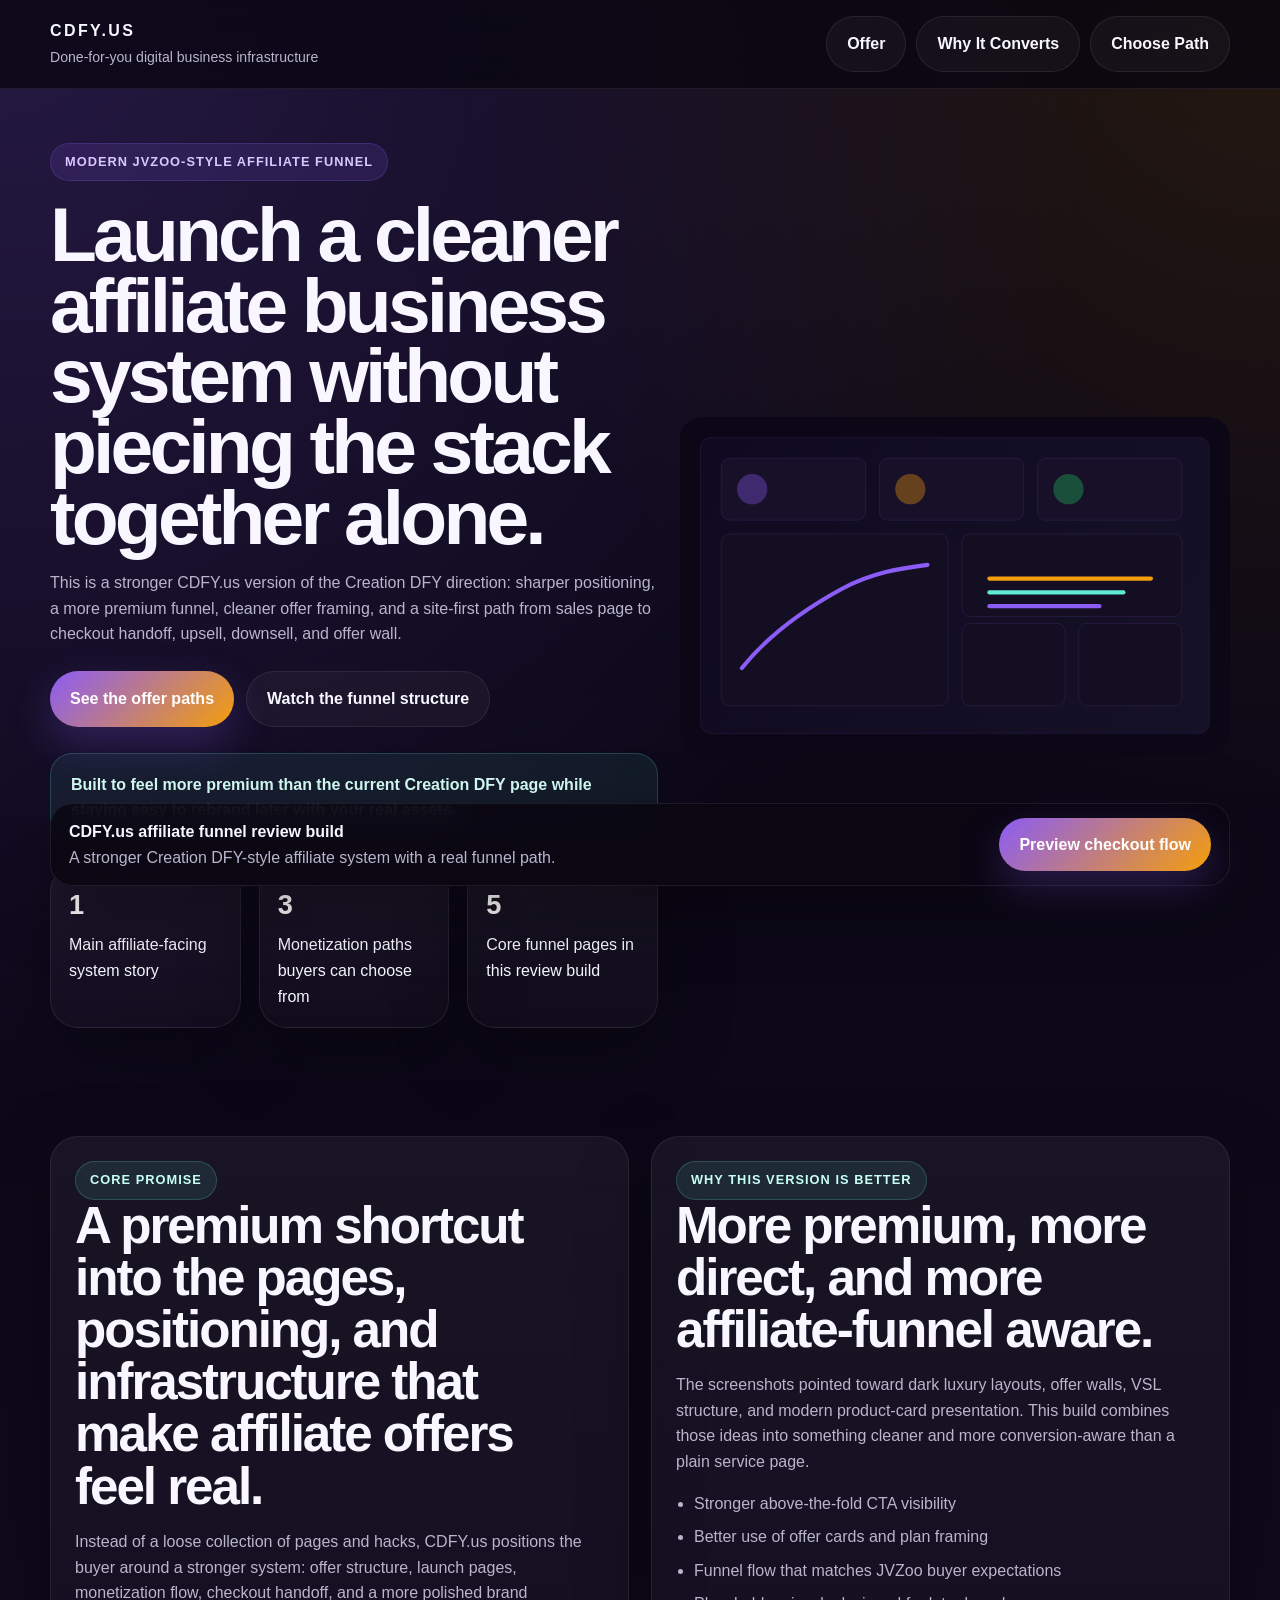
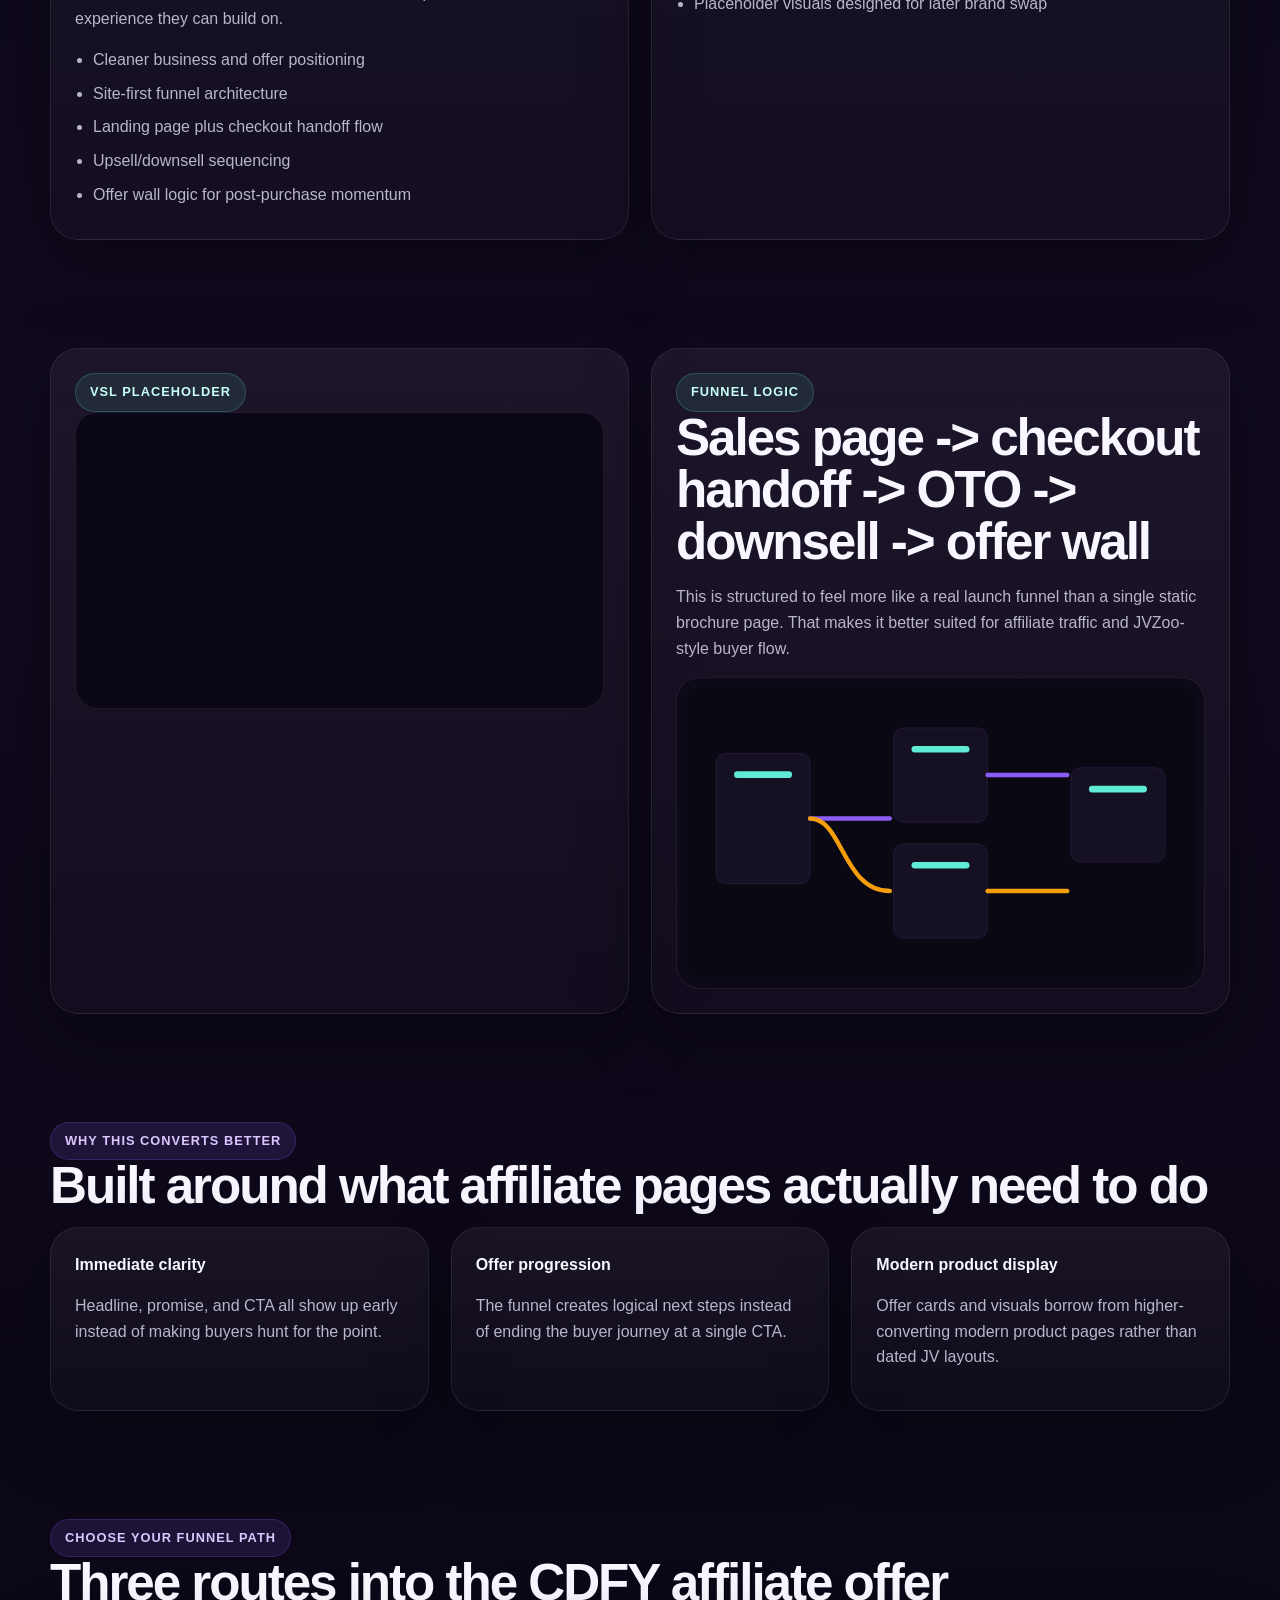
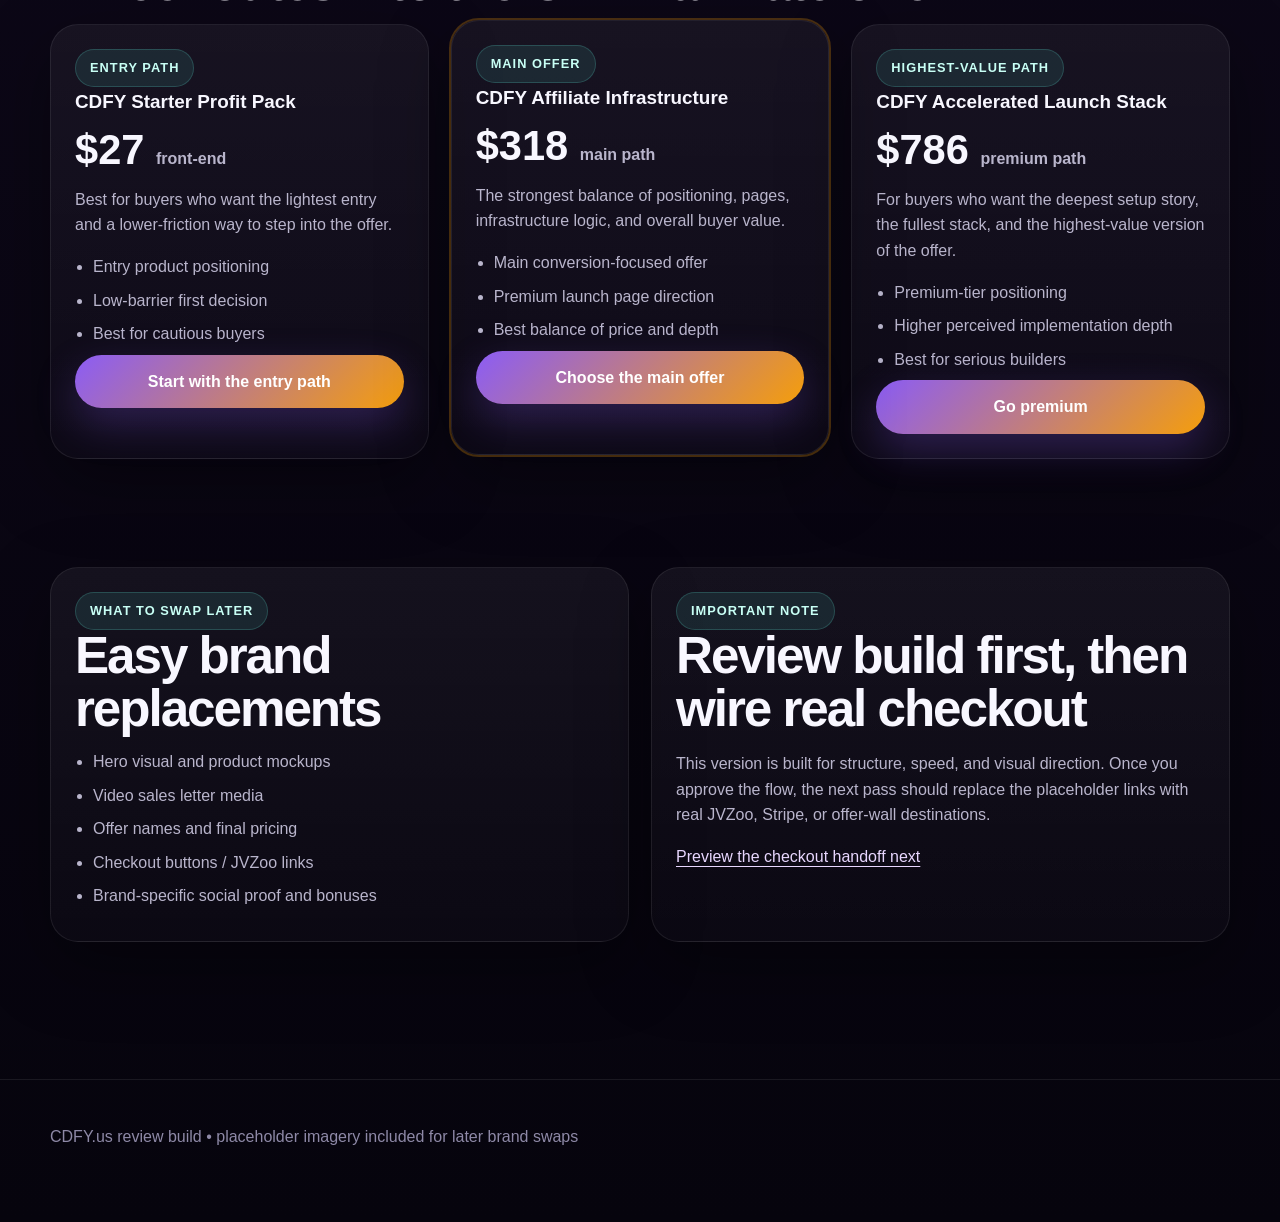
<file: index.html>
<!DOCTYPE html><html lang="en"><head><meta charset="UTF-8"/><meta name="viewport" content="width=device-width, initial-scale=1.0"/><title>CDFY.us | Done-For-You Affiliate Infrastructure</title><meta name="description" content="A better CDFY.us affiliate funnel concept: premium landing page, checkout handoff, upsell/downsell path, and offer wall for a modern JVZoo-style flow."/><link rel="stylesheet" href="./styles.css"/></head><body><header class="header"><div class="container nav"><div class="brand"><strong>CDFY.us</strong><span>Done-for-you digital business infrastructure</span></div><nav class="nav-links"><a href="#offer">Offer</a><a href="#proof">Why It Converts</a><a href="#pricing">Choose Path</a></nav></div></header><main><section class="hero"><div class="container hero-grid"><div><span class="eyebrow">Modern JVZoo-style affiliate funnel</span><h1>Launch a cleaner affiliate business system without piecing the stack together alone.</h1><p class="lead">This is a stronger CDFY.us version of the Creation DFY direction: sharper positioning, a more premium funnel, cleaner offer framing, and a site-first path from sales page to checkout handoff, upsell, downsell, and offer wall.</p><div class="actions"><a class="btn" href="#pricing">See the offer paths</a><a class="btn-secondary" href="#vsl">Watch the funnel structure</a></div><div class="banner">Built to feel more premium than the current Creation DFY page while staying easy to rebrand later with your real assets.</div><div class="stats"><div class="stat"><strong>1</strong><span>Main affiliate-facing system story</span></div><div class="stat"><strong>3</strong><span>Monetization paths buyers can choose from</span></div><div class="stat"><strong>5</strong><span>Core funnel pages in this review build</span></div></div></div><div class="visual"><img src="./assets/hero-dashboard.svg" alt="Abstract premium affiliate dashboard placeholder visual"/></div></div></section><section class="section" id="offer"><div class="container grid-2"><div class="card"><span class="pill">Core promise</span><h2>A premium shortcut into the pages, positioning, and infrastructure that make affiliate offers feel real.</h2><p>Instead of a loose collection of pages and hacks, CDFY.us positions the buyer around a stronger system: offer structure, launch pages, monetization flow, checkout handoff, and a more polished brand experience they can build on.</p><ul><li>Cleaner business and offer positioning</li><li>Site-first funnel architecture</li><li>Landing page plus checkout handoff flow</li><li>Upsell/downsell sequencing</li><li>Offer wall logic for post-purchase momentum</li></ul></div><div class="card"><span class="pill">Why this version is better</span><h2>More premium, more direct, and more affiliate-funnel aware.</h2><p>The screenshots pointed toward dark luxury layouts, offer walls, VSL structure, and modern product-card presentation. This build combines those ideas into something cleaner and more conversion-aware than a plain service page.</p><ul><li>Stronger above-the-fold CTA visibility</li><li>Better use of offer cards and plan framing</li><li>Funnel flow that matches JVZoo buyer expectations</li><li>Placeholder visuals designed for later brand swap</li></ul></div></div></section><section class="section" id="vsl"><div class="container grid-2"><div class="video-box"><span class="pill">VSL placeholder</span><div class="video-frame"><iframe src="https://www.youtube.com/embed/glQwCjUO3RQ?si=Ns6SOdsCHOdWHLXu" title="CDFY affiliate VSL placeholder" allowfullscreen></iframe></div></div><div class="card"><span class="pill">Funnel logic</span><h2>Sales page -> checkout handoff -> OTO -> downsell -> offer wall</h2><p>This is structured to feel more like a real launch funnel than a single static brochure page. That makes it better suited for affiliate traffic and JVZoo-style buyer flow.</p><div class="stack-image"><img src="./assets/funnel-map.svg" alt="Abstract funnel map placeholder graphic"/></div></div></div></section><section class="section" id="proof"><div class="container"><span class="eyebrow">Why this converts better</span><h2>Built around what affiliate pages actually need to do</h2><div class="grid-3"><div class="proof"><strong>Immediate clarity</strong><p>Headline, promise, and CTA all show up early instead of making buyers hunt for the point.</p></div><div class="proof"><strong>Offer progression</strong><p>The funnel creates logical next steps instead of ending the buyer journey at a single CTA.</p></div><div class="proof"><strong>Modern product display</strong><p>Offer cards and visuals borrow from higher-converting modern product pages rather than dated JV layouts.</p></div></div></div></section><section class="section" id="pricing"><div class="container"><span class="eyebrow">Choose your funnel path</span><h2>Three routes into the CDFY affiliate offer</h2><div class="pricing-grid"><article class="pricing-card"><span class="pill">Entry path</span><h3>CDFY Starter Profit Pack</h3><div class="price">$27 <small>front-end</small></div><p>Best for buyers who want the lightest entry and a lower-friction way to step into the offer.</p><ul><li>Entry product positioning</li><li>Low-barrier first decision</li><li>Best for cautious buyers</li></ul><a class="btn" href="checkout.html" data-offer="downsell">Start with the entry path</a></article><article class="pricing-card featured"><span class="pill">Main offer</span><h3>CDFY Affiliate Infrastructure</h3><div class="price">$318 <small>main path</small></div><p>The strongest balance of positioning, pages, infrastructure logic, and overall buyer value.</p><ul><li>Main conversion-focused offer</li><li>Premium launch page direction</li><li>Best balance of price and depth</li></ul><a class="btn" href="checkout.html" data-offer="main">Choose the main offer</a></article><article class="pricing-card"><span class="pill">Highest-value path</span><h3>CDFY Accelerated Launch Stack</h3><div class="price">$786 <small>premium path</small></div><p>For buyers who want the deepest setup story, the fullest stack, and the highest-value version of the offer.</p><ul><li>Premium-tier positioning</li><li>Higher perceived implementation depth</li><li>Best for serious builders</li></ul><a class="btn" href="checkout.html" data-offer="upsell">Go premium</a></article></div></div></section><section class="section"><div class="container grid-2"><div class="card"><span class="pill">What to swap later</span><h2>Easy brand replacements</h2><ul><li>Hero visual and product mockups</li><li>Video sales letter media</li><li>Offer names and final pricing</li><li>Checkout buttons / JVZoo links</li><li>Brand-specific social proof and bonuses</li></ul></div><div class="card"><span class="pill">Important note</span><h2>Review build first, then wire real checkout</h2><p>This version is built for structure, speed, and visual direction. Once you approve the flow, the next pass should replace the placeholder links with real JVZoo, Stripe, or offer-wall destinations.</p><p><a class="subtle-link" href="checkout.html" data-offer="main">Preview the checkout handoff next</a></p></div></div></section><div class="container cta-strip"><div class="bar"><div><strong>CDFY.us affiliate funnel review build</strong><span class="small">A stronger Creation DFY-style affiliate system with a real funnel path.</span></div><a class="btn" href="checkout.html" data-offer="main">Preview checkout flow</a></div></div></main><footer class="footer"><div class="container">CDFY.us review build • placeholder imagery included for later brand swaps</div></footer><script src="./config.js"></script><script src="./script.js"></script></body></html>
</file>
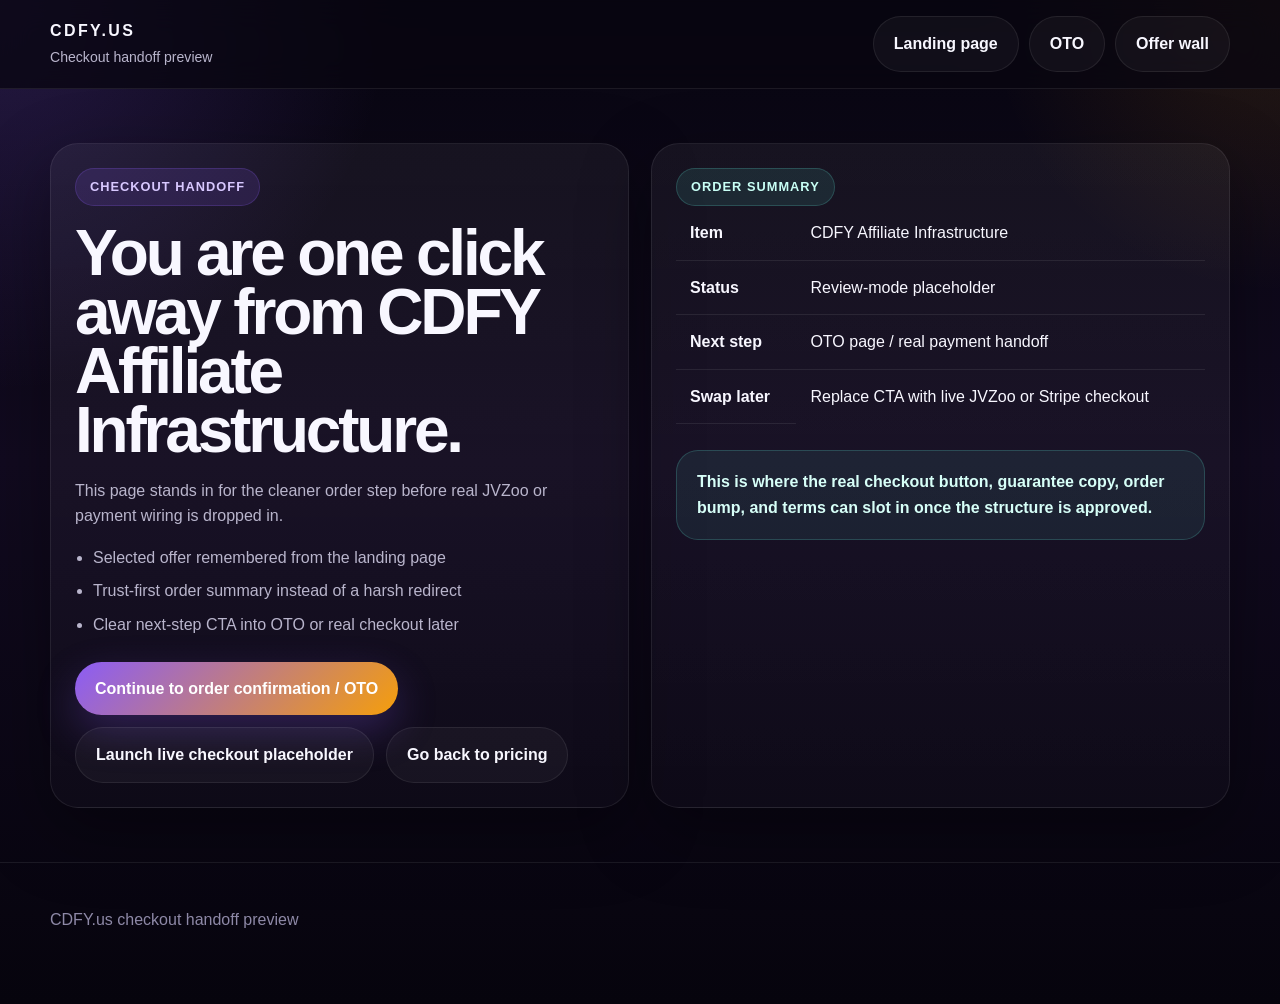
<file: checkout.html>
<!DOCTYPE html><html lang="en"><head><meta charset="UTF-8"/><meta name="viewport" content="width=device-width, initial-scale=1.0"/><title>CDFY.us | Checkout Handoff</title><link rel="stylesheet" href="./styles.css"/></head><body><header class="header"><div class="container nav"><div class="brand"><strong>CDFY.us</strong><span>Checkout handoff preview</span></div><nav class="nav-links"><a href="index.html">Landing page</a><a href="upsell.html">OTO</a><a href="offer-wall.html">Offer wall</a></nav></div></header><main><section class="hero"><div class="container grid-2"><div class="checkout-box"><span class="eyebrow">Checkout handoff</span><h1 style="font-size:clamp(2.5rem,5vw,4.4rem)">You are one click away from <span data-fill-offer>the main offer</span>.</h1><p class="lead">This page stands in for the cleaner order step before real JVZoo or payment wiring is dropped in.</p><ul><li>Selected offer remembered from the landing page</li><li>Trust-first order summary instead of a harsh redirect</li><li>Clear next-step CTA into OTO or real checkout later</li></ul><div class="actions"><a class="btn" href="upsell.html">Continue to order confirmation / OTO</a><a class="btn-secondary" href="#" data-config-section="checkout" data-config-link="main">Launch live checkout placeholder</a><a class="btn-secondary" href="index.html#pricing">Go back to pricing</a></div></div><div class="card"><span class="pill">Order summary</span><table class="table"><tr><th>Item</th><td data-fill-offer>CDFY Affiliate Infrastructure</td></tr><tr><th>Status</th><td>Review-mode placeholder</td></tr><tr><th>Next step</th><td>OTO page / real payment handoff</td></tr><tr><th>Swap later</th><td>Replace CTA with live JVZoo or Stripe checkout</td></tr></table><div class="banner">This is where the real checkout button, guarantee copy, order bump, and terms can slot in once the structure is approved.</div></div></div></section></main><footer class="footer"><div class="container">CDFY.us checkout handoff preview</div></footer><script src="./config.js"></script><script src="./script.js"></script></body></html>
</file>
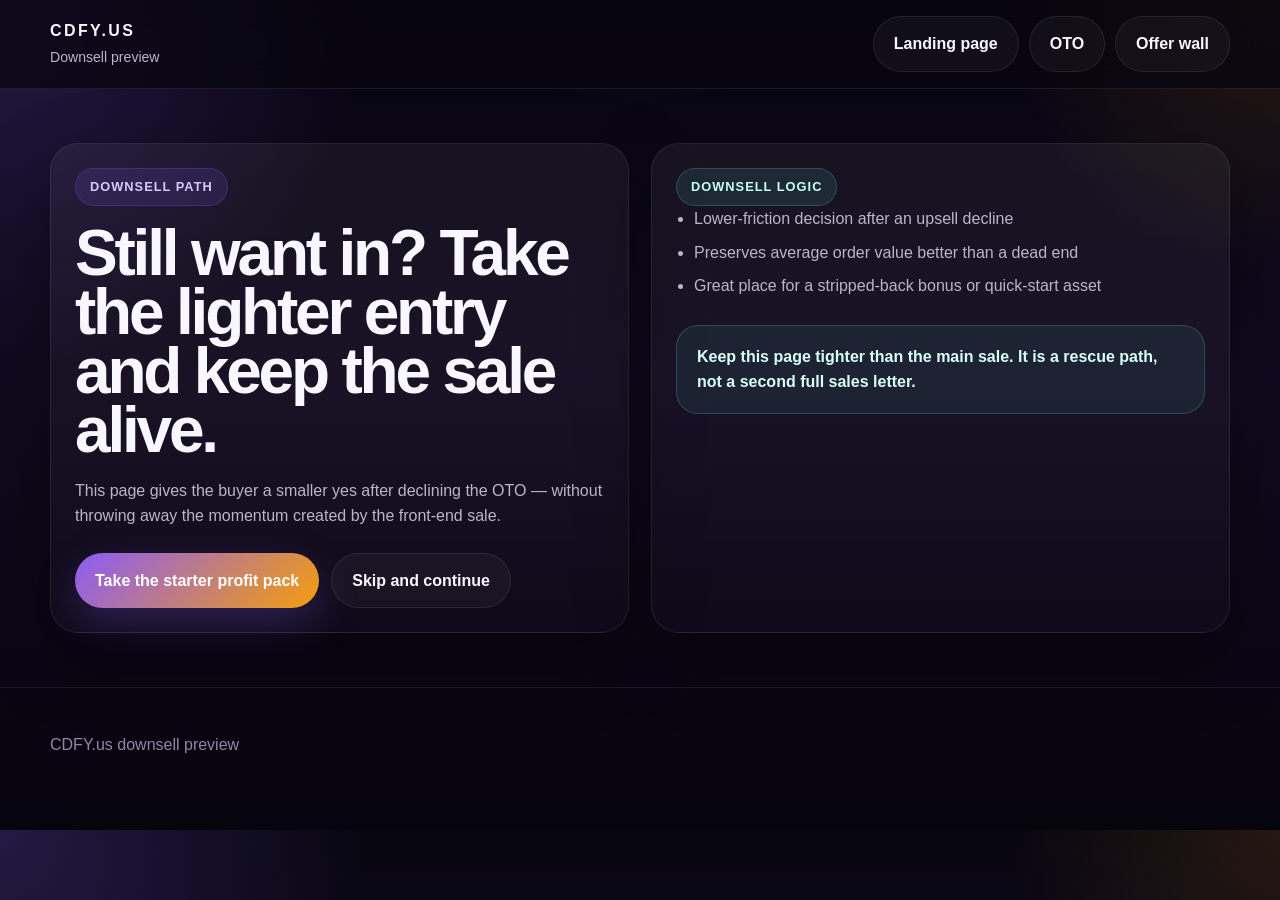
<file: downsell.html>
<!DOCTYPE html><html lang="en"><head><meta charset="UTF-8"/><meta name="viewport" content="width=device-width, initial-scale=1.0"/><title>CDFY.us | Starter Profit Pack</title><link rel="stylesheet" href="./styles.css"/></head><body><header class="header"><div class="container nav"><div class="brand"><strong>CDFY.us</strong><span>Downsell preview</span></div><nav class="nav-links"><a href="index.html">Landing page</a><a href="upsell.html">OTO</a><a href="offer-wall.html">Offer wall</a></nav></div></header><main><section class="hero"><div class="container grid-2"><div class="card"><span class="eyebrow">Downsell path</span><h1 style="font-size:clamp(2.6rem,5vw,4.3rem)">Still want in? Take the lighter entry and keep the sale alive.</h1><p class="lead">This page gives the buyer a smaller yes after declining the OTO — without throwing away the momentum created by the front-end sale.</p><div class="actions"><a class="btn" href="#" data-config-section="checkout" data-config-link="downsell">Take the starter profit pack</a><a class="btn-secondary" href="offer-wall.html">Skip and continue</a></div></div><div class="card"><span class="pill">Downsell logic</span><ul><li>Lower-friction decision after an upsell decline</li><li>Preserves average order value better than a dead end</li><li>Great place for a stripped-back bonus or quick-start asset</li></ul><div class="banner">Keep this page tighter than the main sale. It is a rescue path, not a second full sales letter.</div></div></div></section></main><footer class="footer"><div class="container">CDFY.us downsell preview</div></footer><script src="./config.js"></script><script src="./script.js"></script></body></html>
</file>
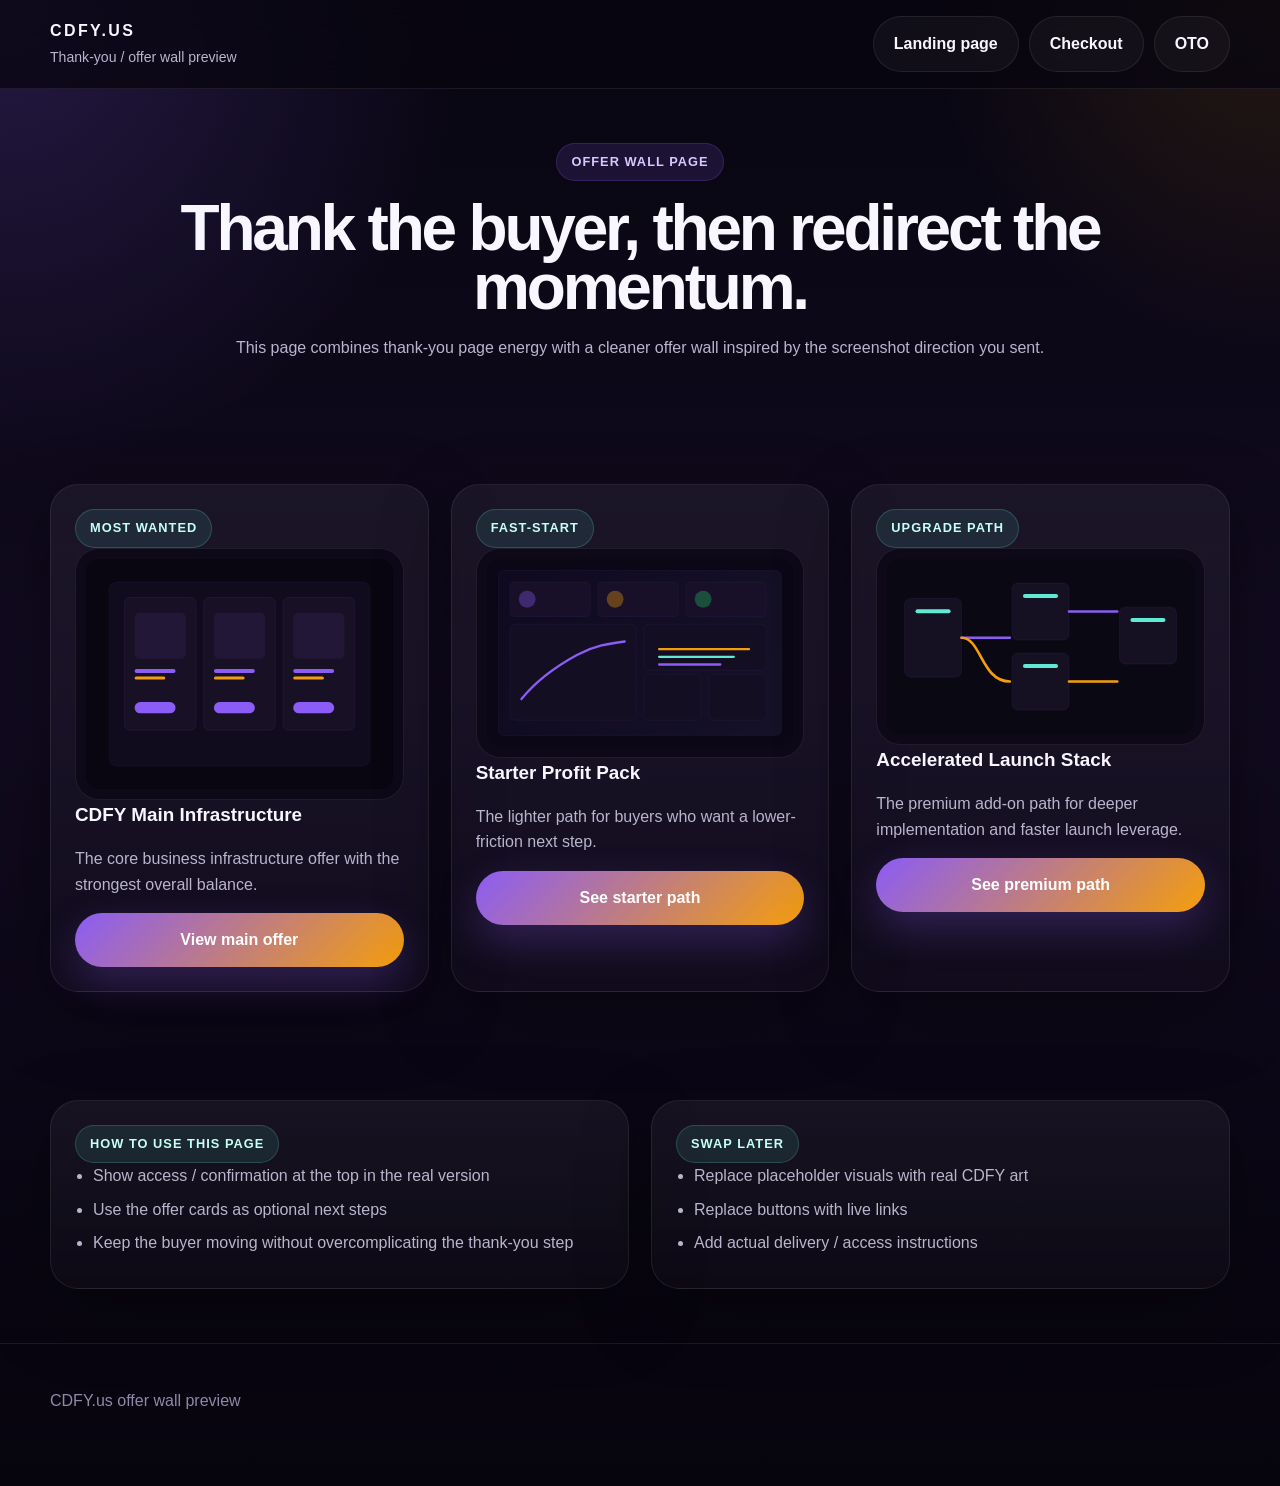
<file: offer-wall.html>
<!DOCTYPE html><html lang="en"><head><meta charset="UTF-8"/><meta name="viewport" content="width=device-width, initial-scale=1.0"/><title>CDFY.us | Offer Wall</title><link rel="stylesheet" href="./styles.css"/></head><body><header class="header"><div class="container nav"><div class="brand"><strong>CDFY.us</strong><span>Thank-you / offer wall preview</span></div><nav class="nav-links"><a href="index.html">Landing page</a><a href="checkout.html">Checkout</a><a href="upsell.html">OTO</a></nav></div></header><main><section class="hero center"><div class="container"><span class="eyebrow">Offer wall page</span><h1 style="font-size:clamp(2.8rem,5vw,4.6rem)">Thank the buyer, then redirect the momentum.</h1><p class="lead">This page combines thank-you page energy with a cleaner offer wall inspired by the screenshot direction you sent.</p></div></section><section class="section"><div class="container offer-wall"><article class="offer-card"><span class="pill">Most wanted</span><img src="./assets/offer-stack.svg" alt="Placeholder featured offer visual" class="stack-image"/><h3>CDFY Main Infrastructure</h3><p>The core business infrastructure offer with the strongest overall balance.</p><a class="btn" href="index.html#pricing">View main offer</a></article><article class="offer-card"><span class="pill">Fast-start</span><img src="./assets/hero-dashboard.svg" alt="Placeholder funnel dashboard visual" class="stack-image"/><h3>Starter Profit Pack</h3><p>The lighter path for buyers who want a lower-friction next step.</p><a class="btn" href="downsell.html">See starter path</a></article><article class="offer-card"><span class="pill">Upgrade path</span><img src="./assets/funnel-map.svg" alt="Placeholder funnel map visual" class="stack-image"/><h3>Accelerated Launch Stack</h3><p>The premium add-on path for deeper implementation and faster launch leverage.</p><a class="btn" href="upsell.html">See premium path</a></article></div></section><section class="section"><div class="container grid-2"><div class="card"><span class="pill">How to use this page</span><ul><li>Show access / confirmation at the top in the real version</li><li>Use the offer cards as optional next steps</li><li>Keep the buyer moving without overcomplicating the thank-you step</li></ul></div><div class="card"><span class="pill">Swap later</span><ul><li>Replace placeholder visuals with real CDFY art</li><li>Replace buttons with live links</li><li>Add actual delivery / access instructions</li></ul></div></div></section></main><footer class="footer"><div class="container">CDFY.us offer wall preview</div></footer><script src="./config.js"></script><script src="./script.js"></script></body></html>
</file>
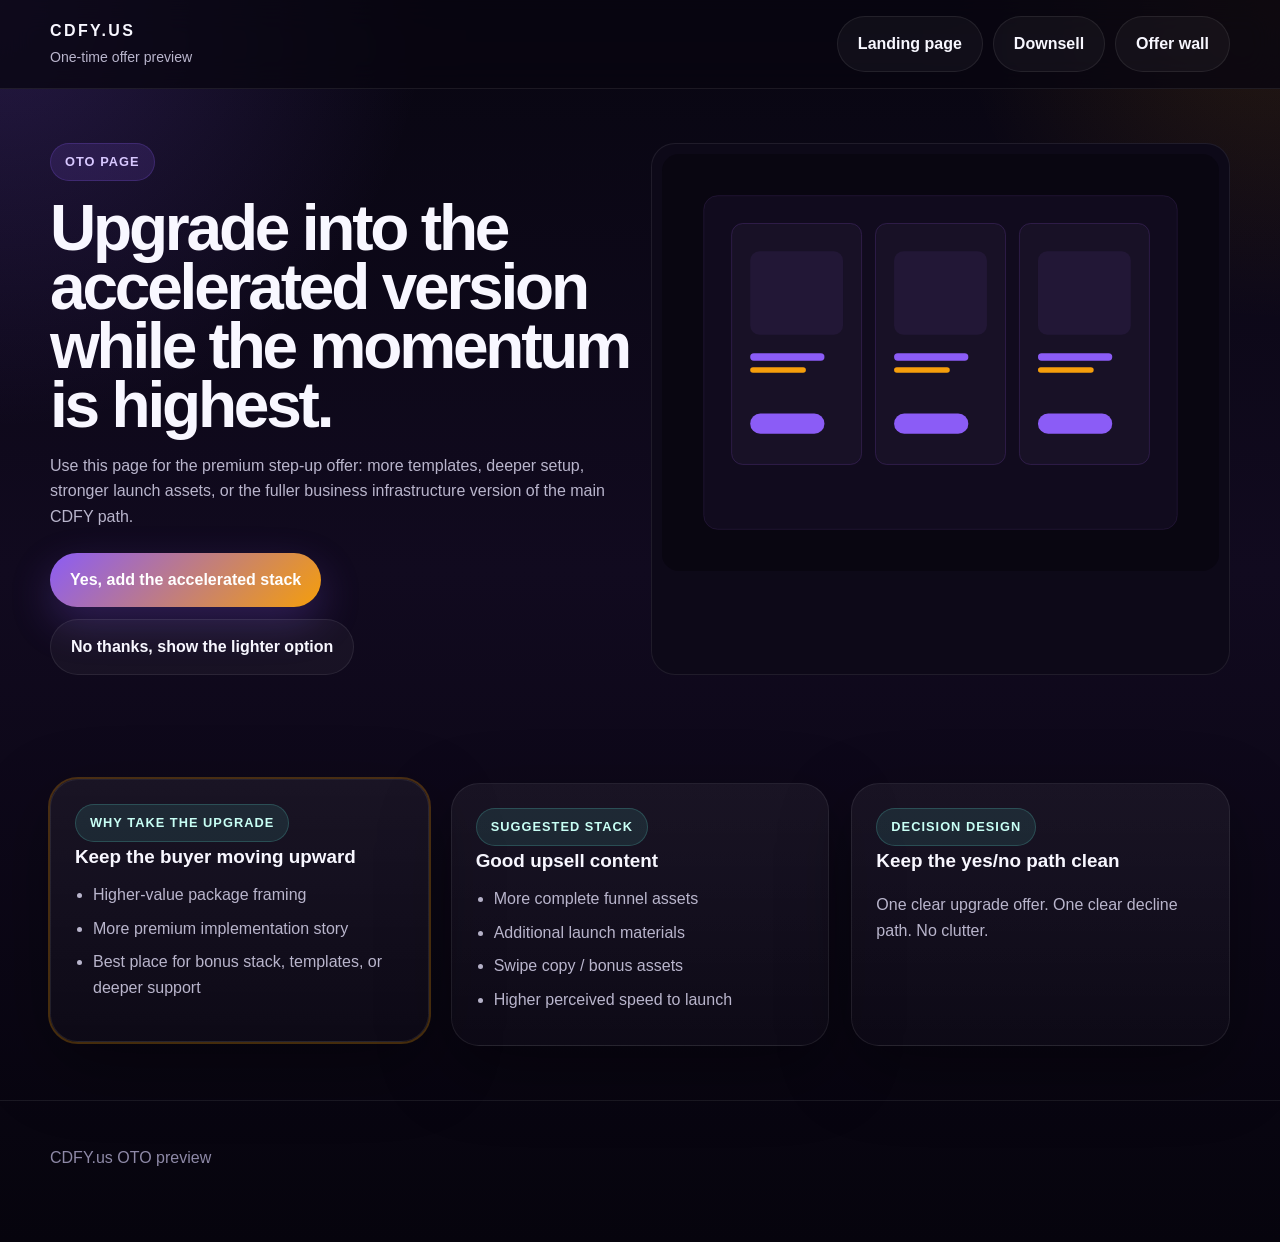
<file: upsell.html>
<!DOCTYPE html><html lang="en"><head><meta charset="UTF-8"/><meta name="viewport" content="width=device-width, initial-scale=1.0"/><title>CDFY.us | Accelerated Launch Stack</title><link rel="stylesheet" href="./styles.css"/></head><body><header class="header"><div class="container nav"><div class="brand"><strong>CDFY.us</strong><span>One-time offer preview</span></div><nav class="nav-links"><a href="index.html">Landing page</a><a href="downsell.html">Downsell</a><a href="offer-wall.html">Offer wall</a></nav></div></header><main><section class="hero"><div class="container grid-2"><div><span class="eyebrow">OTO page</span><h1 style="font-size:clamp(2.6rem,5vw,4.5rem)">Upgrade into the accelerated version while the momentum is highest.</h1><p class="lead">Use this page for the premium step-up offer: more templates, deeper setup, stronger launch assets, or the fuller business infrastructure version of the main CDFY path.</p><div class="actions"><a class="btn" href="#" data-config-section="checkout" data-config-link="upsell">Yes, add the accelerated stack</a><a class="btn-secondary" href="downsell.html">No thanks, show the lighter option</a></div></div><div class="stack-image"><img src="./assets/offer-stack.svg" alt="Abstract premium product stack placeholder visual"/></div></div></section><section class="section"><div class="container pricing-grid"><div class="pricing-card featured"><span class="pill">Why take the upgrade</span><h3>Keep the buyer moving upward</h3><ul><li>Higher-value package framing</li><li>More premium implementation story</li><li>Best place for bonus stack, templates, or deeper support</li></ul></div><div class="pricing-card"><span class="pill">Suggested stack</span><h3>Good upsell content</h3><ul><li>More complete funnel assets</li><li>Additional launch materials</li><li>Swipe copy / bonus assets</li><li>Higher perceived speed to launch</li></ul></div><div class="pricing-card"><span class="pill">Decision design</span><h3>Keep the yes/no path clean</h3><p>One clear upgrade offer. One clear decline path. No clutter.</p></div></div></section></main><footer class="footer"><div class="container">CDFY.us OTO preview</div></footer><script src="./config.js"></script><script src="./script.js"></script></body></html>
</file>
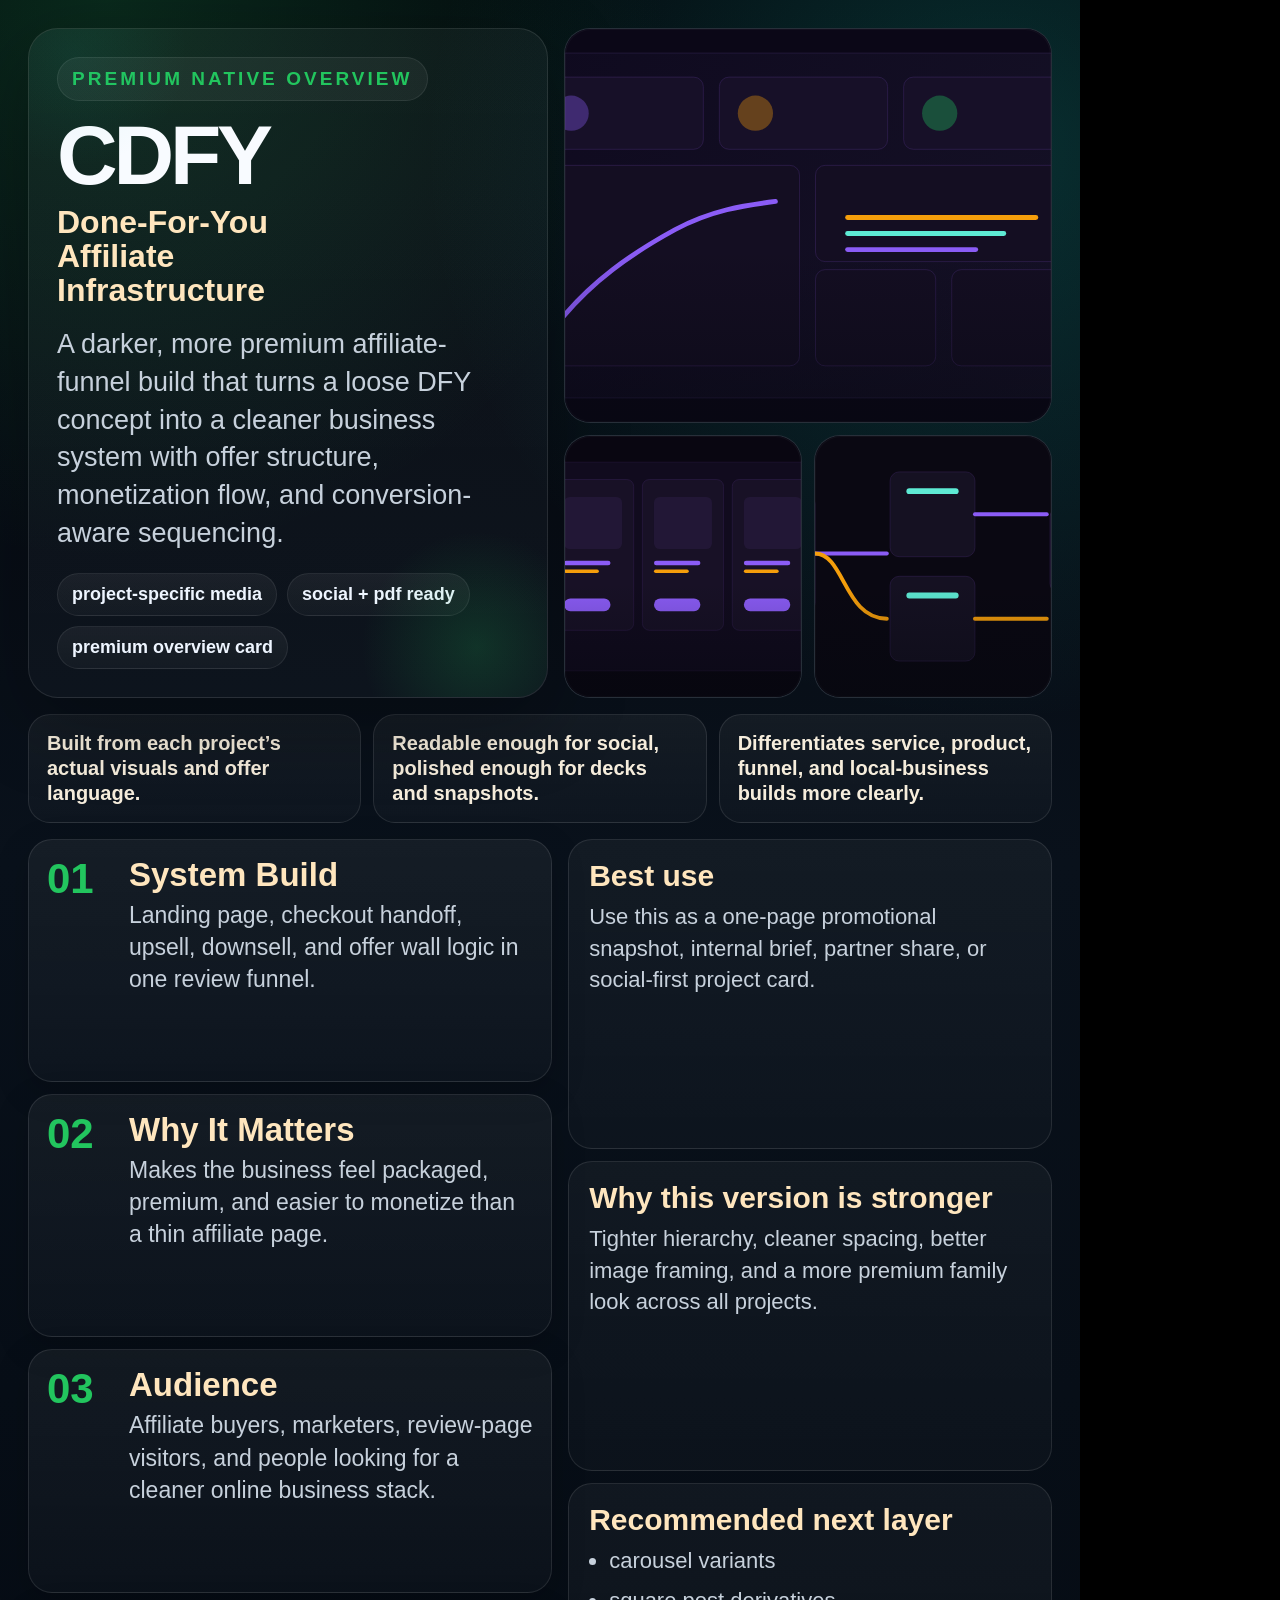
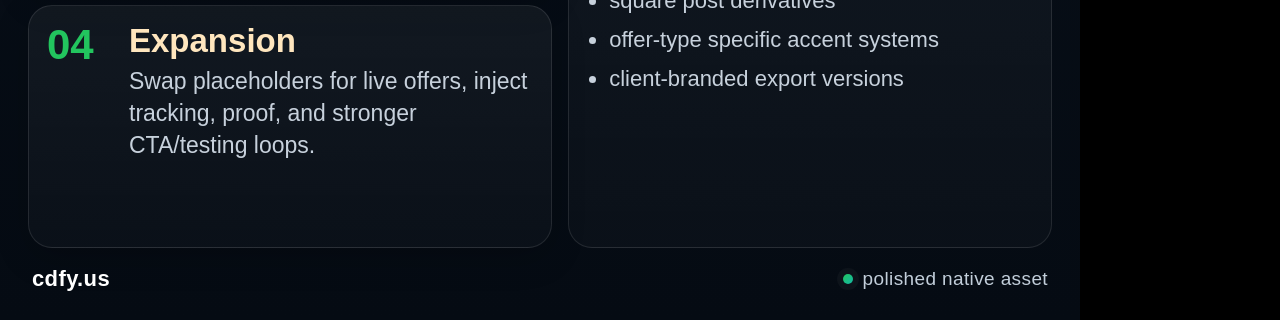
<file: social-assets/native-overview.html>
<!DOCTYPE html><html><head><meta charset="utf-8"><style>
 :root{--bg:#04070d;--bg2:#09111b;--panel:rgba(10,17,27,.86);--panel2:rgba(255,255,255,.045);--line:rgba(255,255,255,.10);--text:#f8fbff;--muted:#c7d1dc;--accent:#22c55e;--accent2:#14b8a6;--warm:#ffe6be}
 *{box-sizing:border-box} html,body{margin:0;padding:0;background:#000;font-family:Inter,Arial,sans-serif} body{width:1080px;height:1920px;color:var(--text);background:radial-gradient(circle at 10% 0%, color-mix(in srgb,var(--accent) 18%, transparent), transparent 26%),radial-gradient(circle at 92% 8%, color-mix(in srgb,var(--accent2) 22%, transparent), transparent 28%),linear-gradient(180deg,var(--bg) 0%,var(--bg2) 45%,#050b13 100%)}
 .page{height:100%;padding:28px;display:grid;grid-template-rows:auto auto 1fr auto;gap:16px}
 .hero{display:grid;grid-template-columns:1fr .94fr;gap:16px}
 .brand{position:relative;overflow:hidden;border-radius:30px;border:1px solid var(--line);padding:28px;background:linear-gradient(180deg,rgba(255,255,255,.04),rgba(255,255,255,.025));box-shadow:0 24px 80px rgba(0,0,0,.28)}
 .brand:before{content:'';position:absolute;inset:auto -50px -70px auto;width:240px;height:240px;border-radius:50%;background:radial-gradient(circle,color-mix(in srgb,var(--accent) 55%, transparent),transparent 68%);opacity:.32}.brand:after{content:'';position:absolute;left:-70px;top:-90px;width:230px;height:230px;border-radius:50%;background:radial-gradient(circle,color-mix(in srgb,var(--accent2) 35%, transparent),transparent 70%);opacity:.22}
 .eyebrow{display:inline-flex;align-items:center;gap:10px;padding:10px 14px;border-radius:999px;background:rgba(255,255,255,.05);border:1px solid rgba(255,255,255,.08);font-size:19px;font-weight:800;letter-spacing:.16em;text-transform:uppercase;color:var(--accent)}
 h1{margin:16px 0 12px;font-size:84px;line-height:.92;letter-spacing:-.05em;max-width:8ch;text-wrap:balance}.subtitle{font-size:32px;line-height:1.06;font-weight:800;color:var(--warm);max-width:14ch}.summary{margin-top:18px;font-size:27px;line-height:1.4;color:var(--muted);max-width:29ch}
 .hero-meta{display:flex;gap:10px;flex-wrap:wrap;margin-top:20px}.meta{padding:10px 14px;border-radius:999px;background:linear-gradient(180deg,rgba(255,255,255,.06),rgba(255,255,255,.03));border:1px solid rgba(255,255,255,.08);font-size:18px;font-weight:700;color:#eef5ff}
 .visuals{display:grid;grid-template-columns:1fr 1fr;grid-template-rows:1.2fr .8fr;gap:12px}.shot{margin:0;border-radius:26px;overflow:hidden;border:1px solid var(--line);background:#0f1722;position:relative;min-height:145px}.shot img{width:100%;height:100%;object-fit:cover;display:block}.shot-1{grid-column:1/span 2}.shot:after{content:'';position:absolute;inset:auto 0 0 0;height:44%;background:linear-gradient(180deg,transparent,rgba(4,7,13,.42))}.shot:before{content:'';position:absolute;inset:0;border-radius:inherit;box-shadow:inset 0 0 0 1px rgba(255,255,255,.03);pointer-events:none}
 .value-row{display:grid;grid-template-columns:repeat(3,1fr);gap:12px}.pill{padding:16px 18px;border-radius:22px;border:1px solid var(--line);background:linear-gradient(180deg,rgba(255,255,255,.05),rgba(255,255,255,.025));font-size:20px;line-height:1.25;color:#f6eddc;font-weight:700;min-height:82px;display:flex;align-items:center}
 .body{display:grid;grid-template-columns:1.04fr .96fr;gap:16px}.left{display:grid;gap:12px}.info-card{display:grid;grid-template-columns:68px 1fr;gap:14px;padding:18px;border-radius:24px;border:1px solid var(--line);background:linear-gradient(180deg,rgba(255,255,255,.05),rgba(255,255,255,.022));box-shadow:0 10px 34px rgba(0,0,0,.18)}.count{font-size:42px;line-height:1;font-weight:900;color:var(--accent)}.info-card h3{margin:0 0 8px;font-size:33px;line-height:1;color:var(--warm)}.info-card p{margin:0;font-size:23px;line-height:1.4;color:var(--muted)}
 .aside{display:grid;gap:12px}.aside-card{padding:20px;border-radius:24px;border:1px solid var(--line);background:linear-gradient(180deg,rgba(255,255,255,.045),rgba(255,255,255,.022))}.aside-card h3{margin:0 0 10px;font-size:30px;color:var(--warm);line-height:1.05}.aside-card p,.aside-card li{margin:0;font-size:22px;line-height:1.42;color:var(--muted)} ul{margin:0;padding-left:20px;display:grid;gap:8px}
 .footer{display:flex;justify-content:space-between;align-items:center;padding:2px 4px 0;color:#c2ceda;font-size:19px;letter-spacing:.02em}.footer strong{font-size:22px;color:#fff}.footer .right{display:flex;align-items:center;gap:10px}.dot{width:10px;height:10px;border-radius:50%;background:linear-gradient(135deg,var(--accent),var(--accent2));box-shadow:0 0 0 6px rgba(255,255,255,.03)}
 </style></head><body><div class="page"><section class="hero"><div class="brand"><div class="eyebrow">Premium Native Overview</div><h1>CDFY</h1><div class="subtitle">Done-For-You Affiliate Infrastructure</div><div class="summary">A darker, more premium affiliate-funnel build that turns a loose DFY concept into a cleaner business system with offer structure, monetization flow, and conversion-aware sequencing.</div><div class="hero-meta"><div class="meta">project-specific media</div><div class="meta">social + pdf ready</div><div class="meta">premium overview card</div></div></div><div class="visuals"><figure class="shot shot-1"><img src="../assets/hero-dashboard.svg" alt="CDFY visual 1"></figure><figure class="shot shot-2"><img src="../assets/offer-stack.svg" alt="CDFY visual 2"></figure><figure class="shot shot-3"><img src="../assets/funnel-map.svg" alt="CDFY visual 3"></figure></div></section><section class="value-row"><div class="pill">Built from each project’s actual visuals and offer language.</div><div class="pill">Readable enough for social, polished enough for decks and snapshots.</div><div class="pill">Differentiates service, product, funnel, and local-business builds more clearly.</div></section><section class="body"><div class="left"><article class="info-card"><div class="count">01</div><div><h3>System Build</h3><p>Landing page, checkout handoff, upsell, downsell, and offer wall logic in one review funnel.</p></div></article><article class="info-card"><div class="count">02</div><div><h3>Why It Matters</h3><p>Makes the business feel packaged, premium, and easier to monetize than a thin affiliate page.</p></div></article><article class="info-card"><div class="count">03</div><div><h3>Audience</h3><p>Affiliate buyers, marketers, review-page visitors, and people looking for a cleaner online business stack.</p></div></article><article class="info-card"><div class="count">04</div><div><h3>Expansion</h3><p>Swap placeholders for live offers, inject tracking, proof, and stronger CTA/testing loops.</p></div></article></div><div class="aside"><div class="aside-card"><h3>Best use</h3><p>Use this as a one-page promotional snapshot, internal brief, partner share, or social-first project card.</p></div><div class="aside-card"><h3>Why this version is stronger</h3><p>Tighter hierarchy, cleaner spacing, better image framing, and a more premium family look across all projects.</p></div><div class="aside-card"><h3>Recommended next layer</h3><ul><li>carousel variants</li><li>square post derivatives</li><li>offer-type specific accent systems</li><li>client-branded export versions</li></ul></div></div></section><footer class="footer"><div><strong>cdfy.us</strong></div><div class="right"><span class="dot"></span><span>polished native asset</span></div></footer></div></body></html>
</file>
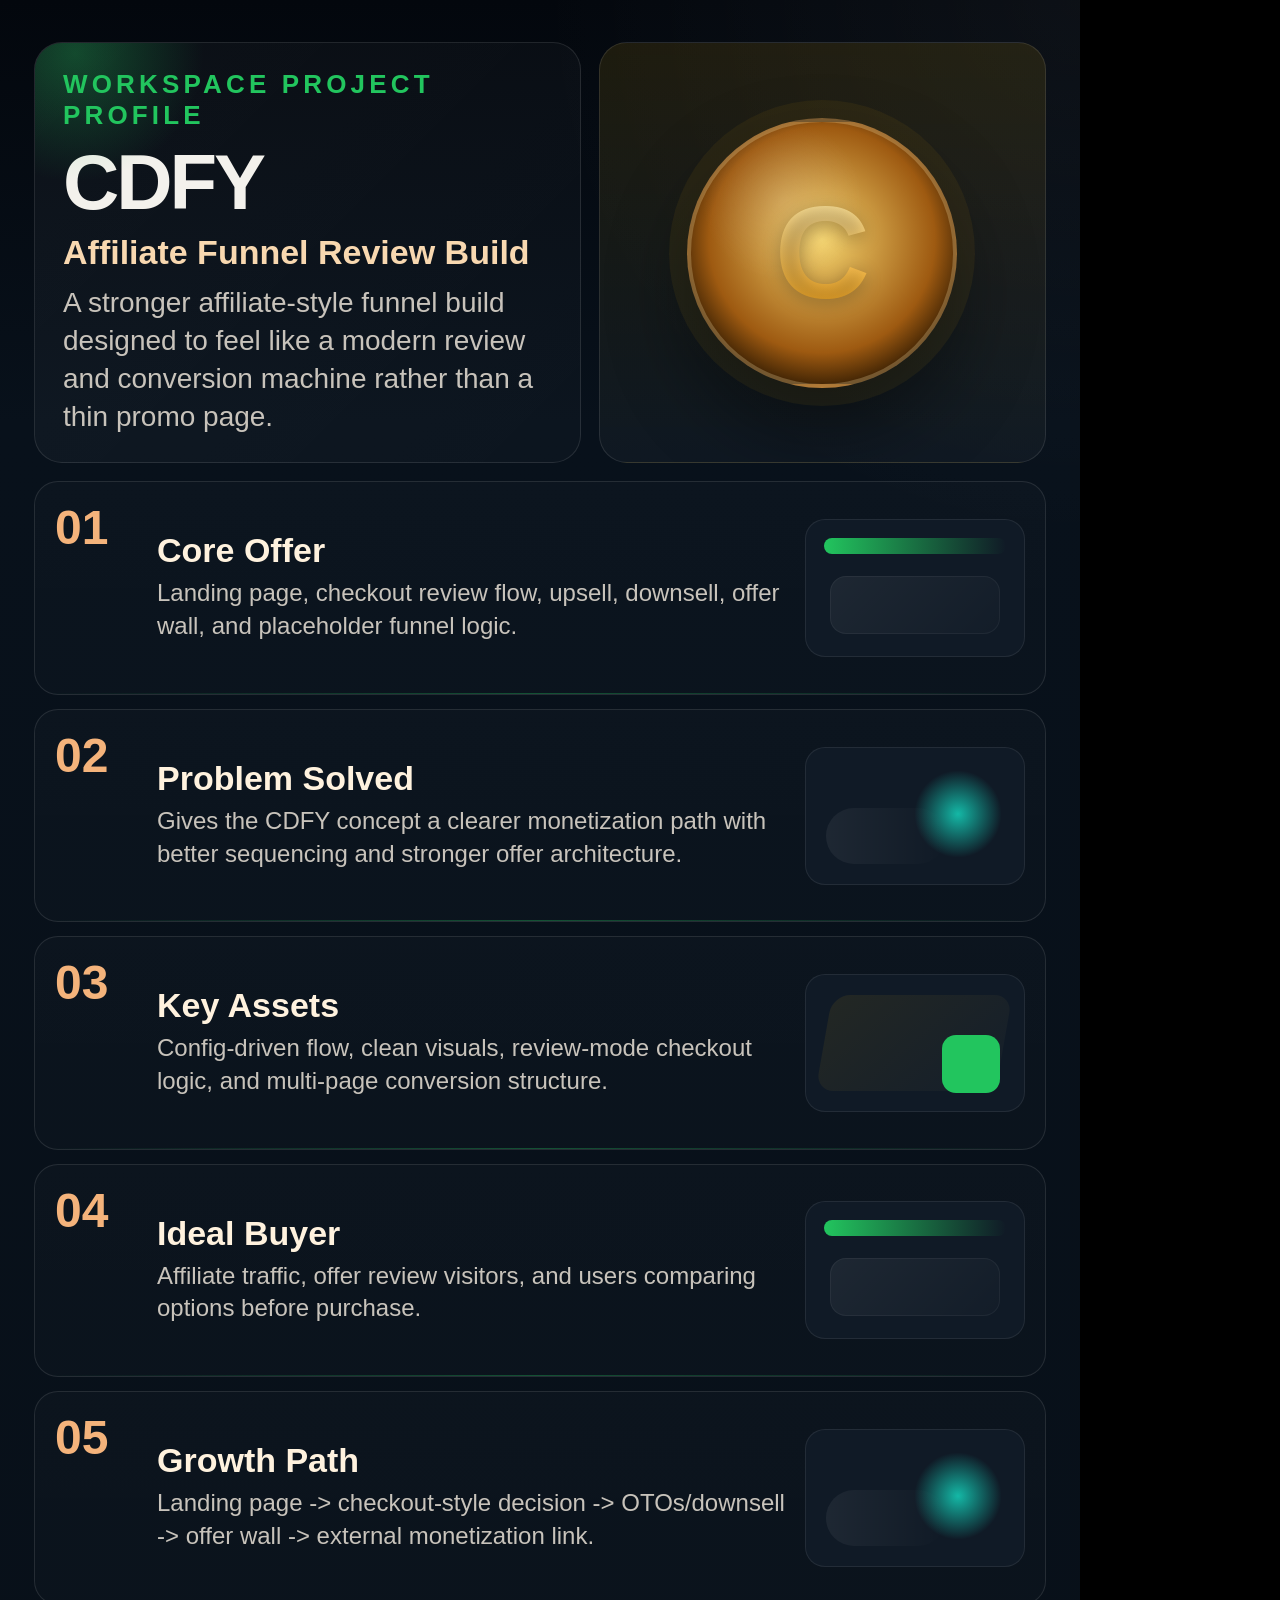
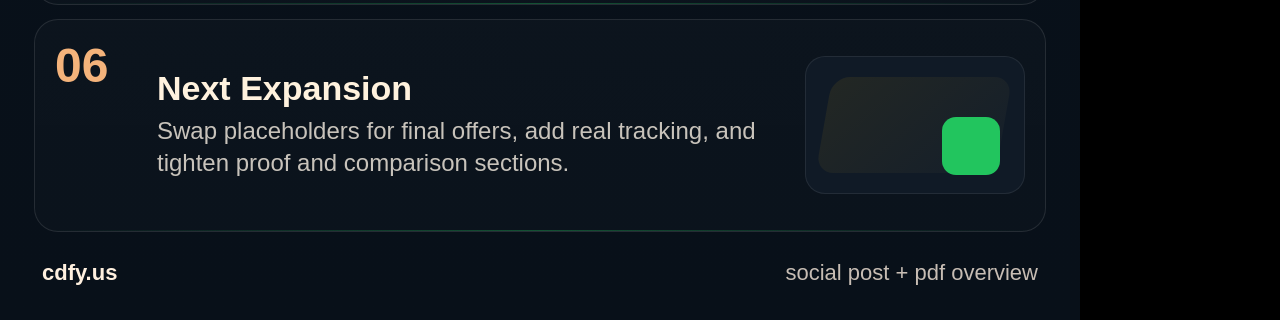
<file: social-assets/project-overview.html>
<!DOCTYPE html>
<html><head><meta charset="utf-8"/><meta name="viewport" content="width=device-width, initial-scale=1"/>
<style>
  :root{--bg:#071018;--card:#0d1824;--line:rgba(255,255,255,.1);--text:#f3f1ec;--muted:#c8c3bb;--accent:#22c55e;--accent2:#14b8a6}
  *{box-sizing:border-box} html,body{margin:0;padding:0;background:#000;font-family:Inter,Arial,sans-serif}
  body{width:1080px;height:1920px;background:radial-gradient(circle at top right, rgba(255,255,255,.04), transparent 25%), linear-gradient(180deg,#03070d,#08111b 22%, #081019 100%); color:var(--text);}
  .wrap{padding:42px 34px 34px;height:100%;display:flex;flex-direction:column;gap:18px}
  .top{display:grid;grid-template-columns:1.1fr .9fr;gap:18px;align-items:stretch}
  .brand{background:linear-gradient(135deg,rgba(255,255,255,.04),rgba(255,255,255,.02));border:1px solid var(--line);border-radius:28px;padding:26px 28px;position:relative;overflow:hidden;min-height:250px}
  .brand:before{content:'';position:absolute;inset:-120px auto auto -90px;width:260px;height:260px;background:radial-gradient(circle, color-mix(in srgb,var(--accent) 45%, transparent), transparent 70%);opacity:.7}
  .eyebrow{font-size:26px;letter-spacing:.16em;text-transform:uppercase;color:var(--accent);font-weight:800;margin-bottom:14px}
  h1{font-size:78px;line-height:.95;letter-spacing:-.04em;margin:0 0 14px;max-width:12ch}
  .tag{font-size:34px;font-weight:800;color:#f8d8b0;margin-bottom:12px}
  .hook{font-size:28px;line-height:1.36;color:var(--muted);max-width:31ch}
  .coin{border-radius:28px;border:1px solid var(--line);background:linear-gradient(180deg,rgba(255,193,7,.10),rgba(255,255,255,.03));position:relative;overflow:hidden;min-height:250px;display:grid;place-items:center}
  .coin .disc{width:270px;height:270px;border-radius:50%;background:radial-gradient(circle at 35% 30%, #fff2, transparent 32%), radial-gradient(circle at 50% 45%, #f4d36d, #9e5a11 58%, #462705 74%, #241302 100%);box-shadow:0 0 0 18px rgba(255,191,0,.06), 0 40px 80px rgba(0,0,0,.45);display:grid;place-items:center;border:4px solid rgba(255,232,170,.25)}
  .coin .disc span{font-size:132px;font-weight:900;background:linear-gradient(180deg,#fff0b5,#f59e0b);-webkit-background-clip:text;background-clip:text;color:transparent;text-shadow:0 4px 18px rgba(0,0,0,.28)}
  .panels{display:grid;grid-template-columns:1fr;gap:14px;flex:1}
  .panel{display:grid;grid-template-columns:84px 1fr 220px;gap:18px;align-items:center;background:linear-gradient(180deg,rgba(255,255,255,.02),rgba(255,255,255,.015));border:1px solid var(--line);border-radius:24px;padding:18px 20px;min-height:182px;overflow:hidden;position:relative}
  .panel:after{content:'';position:absolute;inset:auto 0 0 0;height:1px;background:linear-gradient(90deg,transparent,var(--accent),transparent);opacity:.35}
  .num{font-size:48px;font-weight:900;color:#f4b37b;align-self:start}
  .content h3{margin:0 0 10px;font-size:34px;line-height:1;color:#fff2de}
  .content p{margin:0;font-size:24px;line-height:1.36;color:var(--muted)}
  .art{height:138px;border-radius:20px;border:1px solid rgba(255,255,255,.08);background:#101a26;position:relative;overflow:hidden}
  .art:before,.art:after{content:'';position:absolute}
  .art-1:before{inset:18px 18px auto 18px;height:16px;border-radius:999px;background:linear-gradient(90deg,var(--accent),transparent)}
  .art-1:after{left:24px;right:24px;bottom:22px;height:58px;border-radius:16px;background:linear-gradient(135deg,rgba(255,255,255,.06),rgba(255,255,255,.01));box-shadow:inset 0 0 0 1px rgba(255,255,255,.05)}
  .art-2:before{width:88px;height:88px;border-radius:50%;right:22px;top:22px;background:radial-gradient(circle,var(--accent2),transparent 70%)}
  .art-2:after{left:20px;bottom:20px;width:120px;height:56px;border-radius:999px;background:linear-gradient(90deg,rgba(255,255,255,.06),transparent)}
  .art-3:before{left:18px;top:20px;width:180px;height:96px;border-radius:18px;background:linear-gradient(135deg,rgba(255,193,7,.08),rgba(255,255,255,.02));transform:skewX(-10deg)}
  .art-3:after{right:24px;bottom:18px;width:58px;height:58px;border-radius:14px;background:var(--accent)}
  .footer{display:flex;justify-content:space-between;align-items:center;padding:10px 8px 0;color:#c7bdb4;font-size:22px}
  .footer strong{color:#fff0df}
</style></head>
<body><div class="wrap">
  <div class="top">
    <div class="brand">
      <div class="eyebrow">Workspace Project Profile</div>
      <h1>CDFY</h1>
      <div class="tag">Affiliate Funnel Review Build</div>
      <div class="hook">A stronger affiliate-style funnel build designed to feel like a modern review and conversion machine rather than a thin promo page.</div>
    </div>
    <div class="coin"><div class="disc"><span>C</span></div></div>
  </div>
  <div class="panels">
    <section class="panel hero-panel">
      <div class="num">01</div>
      <div class="content">
        <h3>Core Offer</h3>
        <p>Landing page, checkout review flow, upsell, downsell, offer wall, and placeholder funnel logic.</p>
      </div>
      <div class="art art-1"></div>
    </section>
    <section class="panel ">
      <div class="num">02</div>
      <div class="content">
        <h3>Problem Solved</h3>
        <p>Gives the CDFY concept a clearer monetization path with better sequencing and stronger offer architecture.</p>
      </div>
      <div class="art art-2"></div>
    </section>
    <section class="panel ">
      <div class="num">03</div>
      <div class="content">
        <h3>Key Assets</h3>
        <p>Config-driven flow, clean visuals, review-mode checkout logic, and multi-page conversion structure.</p>
      </div>
      <div class="art art-3"></div>
    </section>
    <section class="panel ">
      <div class="num">04</div>
      <div class="content">
        <h3>Ideal Buyer</h3>
        <p>Affiliate traffic, offer review visitors, and users comparing options before purchase.</p>
      </div>
      <div class="art art-1"></div>
    </section>
    <section class="panel ">
      <div class="num">05</div>
      <div class="content">
        <h3>Growth Path</h3>
        <p>Landing page -&gt; checkout-style decision -&gt; OTOs/downsell -&gt; offer wall -&gt; external monetization link.</p>
      </div>
      <div class="art art-2"></div>
    </section>
    <section class="panel ">
      <div class="num">06</div>
      <div class="content">
        <h3>Next Expansion</h3>
        <p>Swap placeholders for final offers, add real tracking, and tighten proof and comparison sections.</p>
      </div>
      <div class="art art-3"></div>
    </section></div>
  <div class="footer"><div><strong>cdfy.us</strong></div><div>social post + pdf overview</div></div>
</div></body></html>
</file>
<file: styles.css>
:root{--bg:#080611;--bg2:#110a1f;--panel:#120d22;--panel2:#18112a;--line:rgba(255,255,255,.08);--text:#f8f7ff;--muted:#b9b5cc;--purple:#8b5cf6;--purple2:#6d28d9;--gold:#f59e0b;--teal:#5eead4;--shadow:0 24px 70px rgba(0,0,0,.35);--radius:28px;--max:1180px}*{box-sizing:border-box}html{scroll-behavior:smooth}body{margin:0;font-family:Inter,Arial,sans-serif;color:var(--text);background:radial-gradient(circle at top left,rgba(139,92,246,.22),transparent 24%),radial-gradient(circle at top right,rgba(245,158,11,.12),transparent 18%),linear-gradient(180deg,var(--bg),var(--bg2) 46%,#06040d);line-height:1.6}a{text-decoration:none;color:inherit}img{display:block;max-width:100%}.container{width:min(var(--max),calc(100% - 32px));margin:0 auto}.header{position:sticky;top:0;z-index:40;background:rgba(8,6,17,.76);backdrop-filter:blur(16px);border-bottom:1px solid var(--line)}.nav{display:flex;justify-content:space-between;align-items:center;gap:18px;padding:16px 0}.brand strong{display:block;font-size:1rem;letter-spacing:.15em;text-transform:uppercase}.brand span{font-size:.88rem;color:var(--muted)}.nav-links{display:flex;gap:10px;flex-wrap:wrap}.nav-links a,.btn,.btn-secondary{display:inline-flex;align-items:center;justify-content:center;gap:10px;padding:14px 20px;border-radius:999px;font-weight:800;transition:.2s ease}.nav-links a,.btn-secondary{border:1px solid var(--line);background:rgba(255,255,255,.04)}.btn{background:linear-gradient(135deg,var(--purple),var(--gold));color:#fff;box-shadow:0 16px 40px rgba(139,92,246,.25)}.nav-links a:hover,.btn:hover,.btn-secondary:hover{transform:translateY(-2px)}.hero,.section{padding:54px 0}.hero-grid,.grid-2,.grid-3,.steps,.pricing-grid,.offer-wall{display:grid;gap:22px}.hero-grid{grid-template-columns:1.05fr .95fr;align-items:center}.grid-2{grid-template-columns:repeat(2,1fr)}.grid-3,.pricing-grid,.offer-wall{grid-template-columns:repeat(3,1fr)}.steps{grid-template-columns:repeat(4,1fr)}.eyebrow,.pill{display:inline-flex;align-items:center;gap:10px;padding:8px 14px;border-radius:999px;font-size:.8rem;font-weight:800;letter-spacing:.08em;text-transform:uppercase}.eyebrow{background:rgba(139,92,246,.14);border:1px solid rgba(139,92,246,.22);color:#d8c8ff}.pill{background:rgba(94,234,212,.1);border:1px solid rgba(94,234,212,.2);color:#c8fff5}h1{font-size:clamp(3rem,6vw,5.6rem);line-height:.92;letter-spacing:-.05em;margin:18px 0}h2{font-size:clamp(2rem,4vw,3.3rem);line-height:1.02;letter-spacing:-.04em;margin:0 0 14px}h3{margin:0 0 10px;font-size:1.18rem}.lead,.muted,.small,p,li{color:var(--muted)}.actions{display:flex;flex-wrap:wrap;gap:12px;margin-top:24px}.card,.stat,.step,.pricing-card,.proof,.offer-card,.checkout-box,.video-box{background:linear-gradient(180deg,rgba(255,255,255,.05),rgba(255,255,255,.02));border:1px solid var(--line);border-radius:var(--radius);box-shadow:var(--shadow)}.card,.step,.pricing-card,.proof,.offer-card,.checkout-box,.video-box{padding:24px}.stat{padding:18px}.stats{display:grid;grid-template-columns:repeat(3,1fr);gap:18px;margin-top:22px}.stat strong{display:block;font-size:1.7rem;margin-bottom:6px;color:#fff}.visual img,.video-box img{width:100%;border-radius:22px}.pricing-card.featured{outline:2px solid rgba(245,158,11,.26);transform:translateY(-4px)}.price{font-size:2.6rem;font-weight:900;line-height:1;margin:12px 0}.price small{font-size:1rem;color:var(--muted)}.pricing-card ul,.card ul,.checkout-box ul{padding-left:18px;margin:0}.pricing-card li,.card li,.checkout-box li{margin-bottom:8px}.banner{margin-top:26px;padding:18px 20px;border:1px solid rgba(94,234,212,.2);background:rgba(94,234,212,.08);border-radius:22px;color:#d7fff8;font-weight:700}.footer{padding:44px 0 72px;color:#8e89a7;border-top:1px solid var(--line)}.stack-image{border-radius:24px;border:1px solid var(--line);background:#0d0918;padding:10px}.video-frame{aspect-ratio:16/9;border-radius:22px;overflow:hidden;border:1px solid var(--line);background:#0b0716}.video-frame iframe{width:100%;height:100%;border:0}.cta-strip{position:sticky;bottom:14px;z-index:35}.cta-strip .bar{display:flex;justify-content:space-between;align-items:center;gap:16px;padding:14px 18px;border-radius:22px;border:1px solid var(--line);background:rgba(10,7,18,.9);backdrop-filter:blur(16px);box-shadow:var(--shadow)}.cta-strip strong{display:block}.table{width:100%;border-collapse:collapse}.table th,.table td{padding:14px;border-bottom:1px solid var(--line);text-align:left;vertical-align:top}.table tr:last-child td{border-bottom:0}.offer-card .btn,.pricing-card .btn{width:100%}.center{text-align:center}.subtle-link{color:#e8d7ff;text-decoration:underline;text-underline-offset:4px}@media (max-width:1024px){.hero-grid,.grid-2,.grid-3,.steps,.pricing-grid,.offer-wall,.stats{grid-template-columns:1fr}.pricing-card.featured{transform:none}}@media (max-width:720px){.nav{flex-direction:column;align-items:stretch}.nav-links{justify-content:center}h1{font-size:clamp(2.5rem,10vw,4.3rem)}.cta-strip .bar{flex-direction:column;text-align:center}}
</file>
